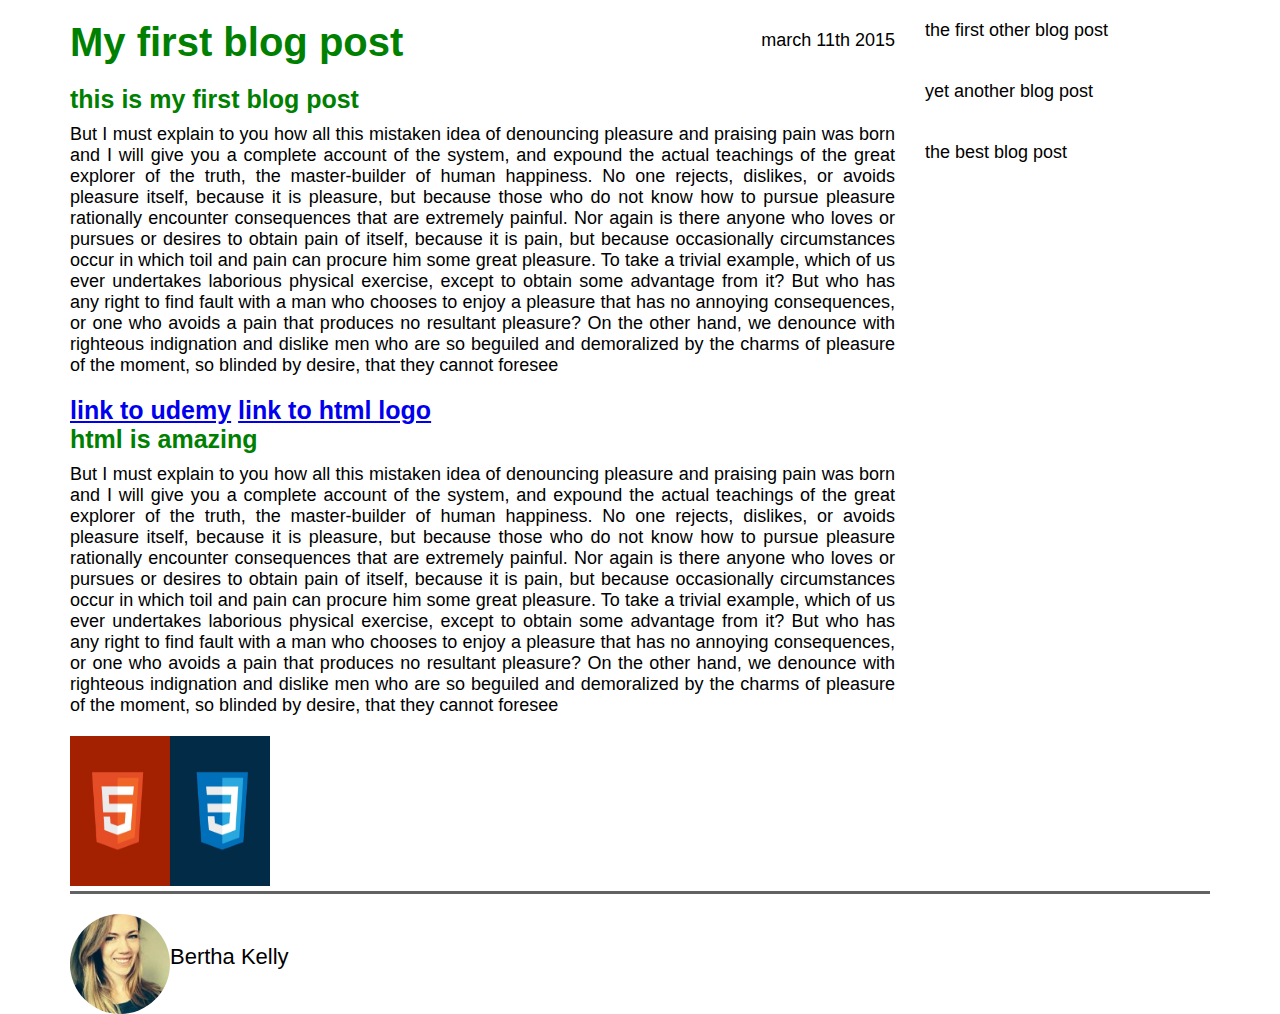
<file: Blog post/index.html>
<!DOCTYPE html>
<html lang="en">
<head>
    <meta charset="UTF-8">
    <meta name="viewport" content="width=device-width, initial-scale=1.0">
    <meta http-equiv="X-UA-Compatible" content="ie=edge">
    <link rel="stylesheet" type="text/css" href="style.css">
    <title>My first blog post</title>
    <style>
        img{
            max-width: 200px;
            max-height: 200px;
        }
    </style>
</head>
<body>
    <div class="container">
        <div class="blog-post">
            
            <h1>
                My first blog post
            </h1>  
            <p class="date">march 11th 2015</p>
            <h2>
                this is my first blog post
            </h2>
            
            
            <p class="main-text">    
                But I must explain to you how all this mistaken idea of denouncing pleasure and praising pain was born and I will give you a complete account of the system, and expound the actual teachings of the great explorer of the truth, the master-builder of human happiness. No one rejects, dislikes, or avoids pleasure itself, because it is pleasure, but because those who do not know how to pursue pleasure rationally encounter consequences that are extremely painful. Nor again is there anyone who loves or pursues or desires to obtain pain of itself, because it is pain, but because occasionally circumstances occur in which toil and pain can procure him some great pleasure. To take a trivial example, which of us ever undertakes laborious physical exercise, except to obtain some advantage from it? But who has any right to find fault with a man who chooses to enjoy a pleasure that has no annoying consequences, or one who avoids a pain that produces no resultant pleasure? On the other hand, we denounce with righteous indignation and dislike men who are so beguiled and demoralized by the charms of pleasure of the moment, so blinded by desire, that they cannot foresee 
            </p c>
            
            <h2>
                
                <a href="http://www.udemy.com" target="_blank"> link to udemy</a>
                <a href="logo.jpg" target="_blank"> link to html logo</a><br>
                html is amazing
            </h2>
            <p class="main-text">
                But I must explain to you how all this mistaken idea of denouncing pleasure and praising pain was born and I will give you a complete account of the system, and expound the actual teachings of the great explorer of the truth, the master-builder of human happiness. No one rejects, dislikes, or avoids pleasure itself, because it is pleasure, but because those who do not know how to pursue pleasure rationally encounter consequences that are extremely painful. Nor again is there anyone who loves or pursues or desires to obtain pain of itself, because it is pain, but because occasionally circumstances occur in which toil and pain can procure him some great pleasure. To take a trivial example, which of us ever undertakes laborious physical exercise, except to obtain some advantage from it? But who has any right to find fault with a man who chooses to enjoy a pleasure that has no annoying consequences, or one who avoids a pain that produces no resultant pleasure? On the other hand, we denounce with righteous indignation and dislike men who are so beguiled and demoralized by the charms of pleasure of the moment, so blinded by desire, that they cannot foresee 
            </p>
            <img src="logo.jpg"  alt="Html5 & css3 logo">
        </div>
        <div class="other-post">

            <div class="other">
                the first other blog post
            </div>

            <div class="other">
                yet another blog post
            </div>

            <div class="other">
                the best blog post 
            </div>

        </div>

        <div class="clearfix">

        </div>
        <div class="author-box">
            <img src="autor.jpg" alt="autor photo">
            <p id="author-text">Bertha Kelly</p>
        </div>
          
    </div>
</body>
</html>
</file>
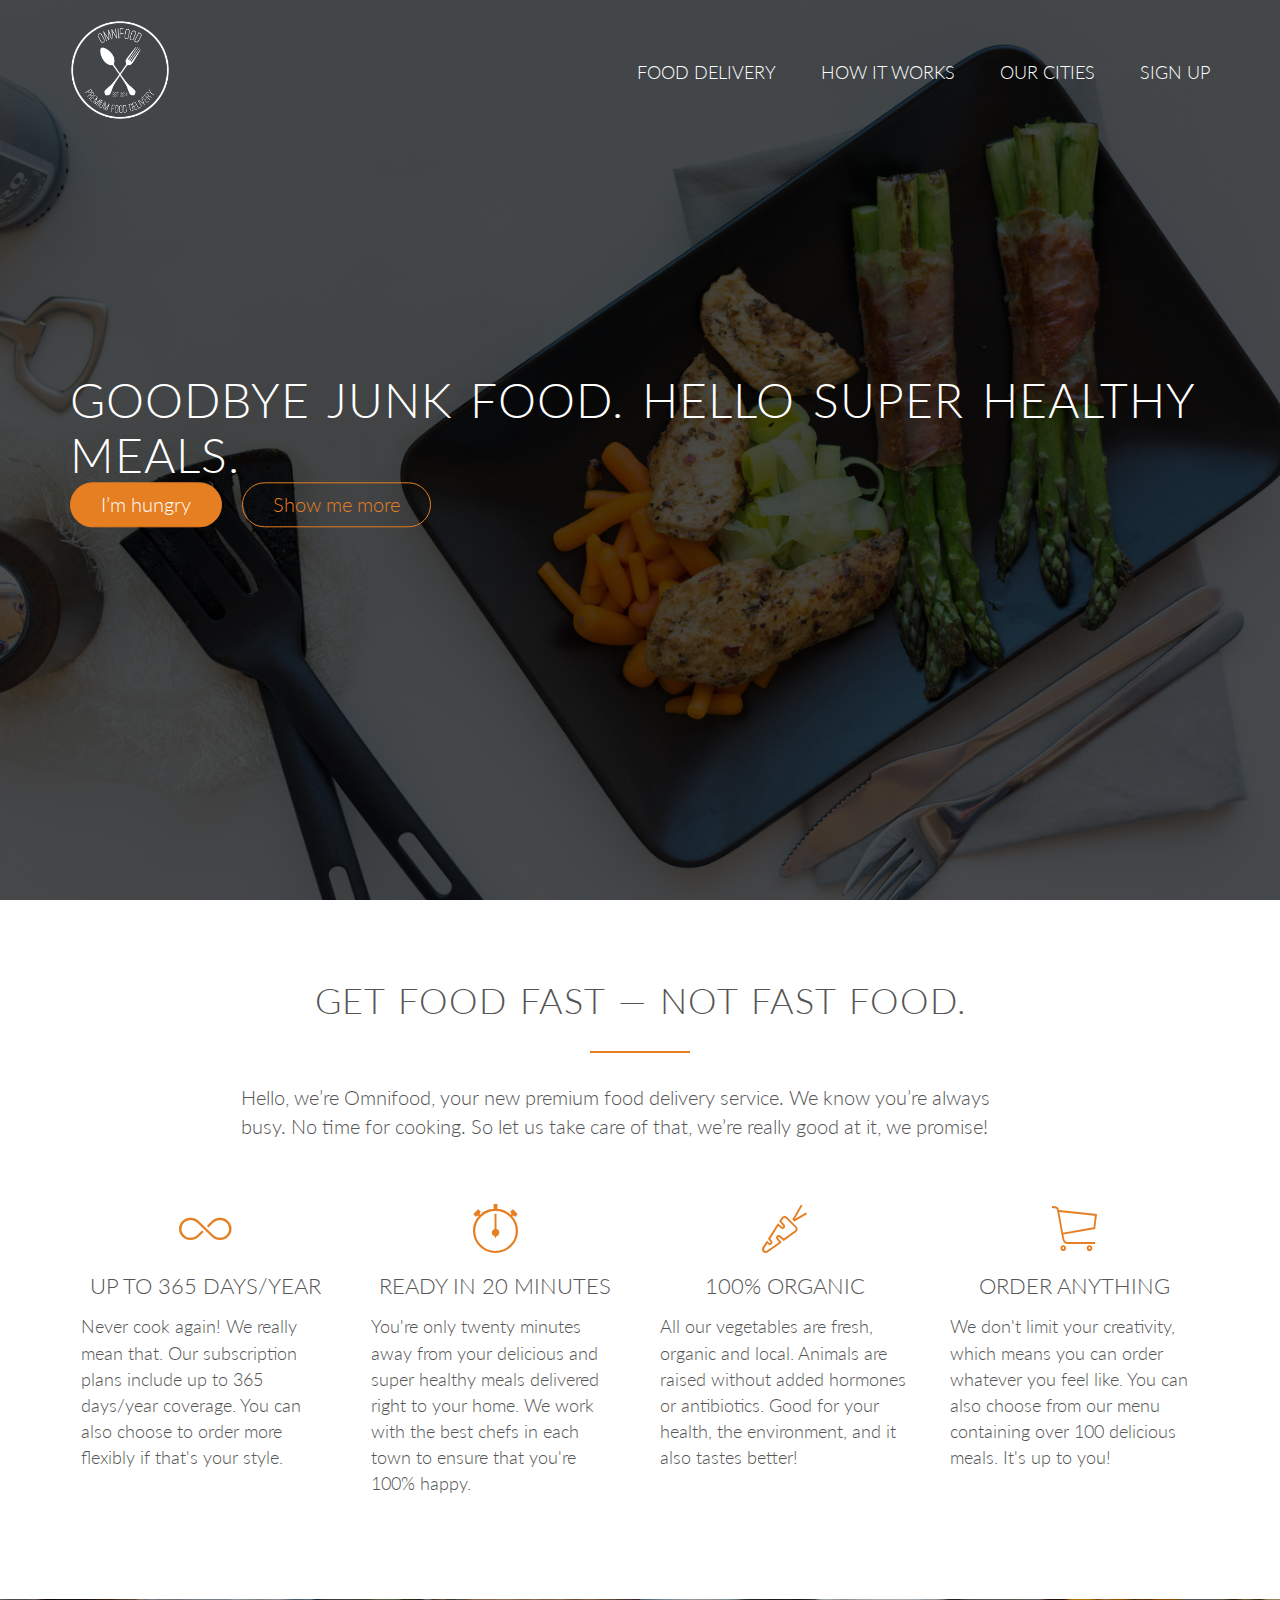
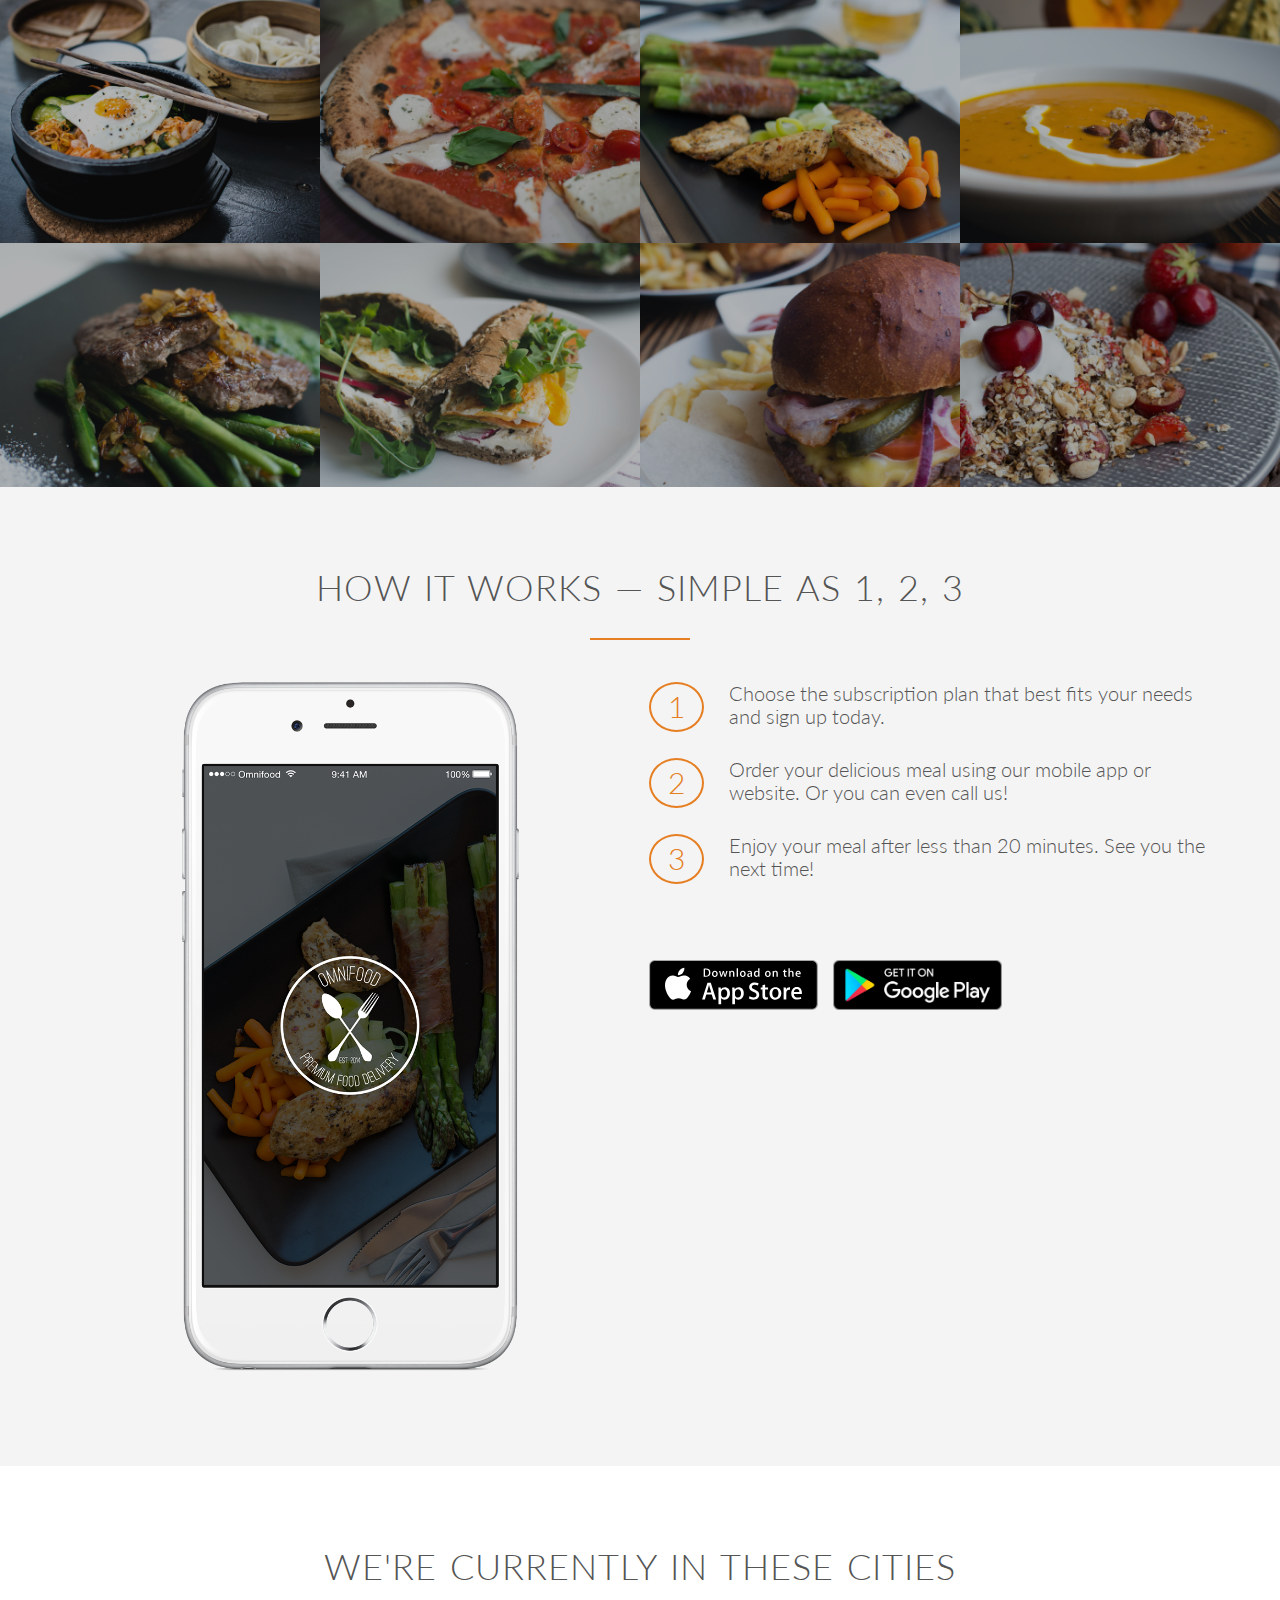
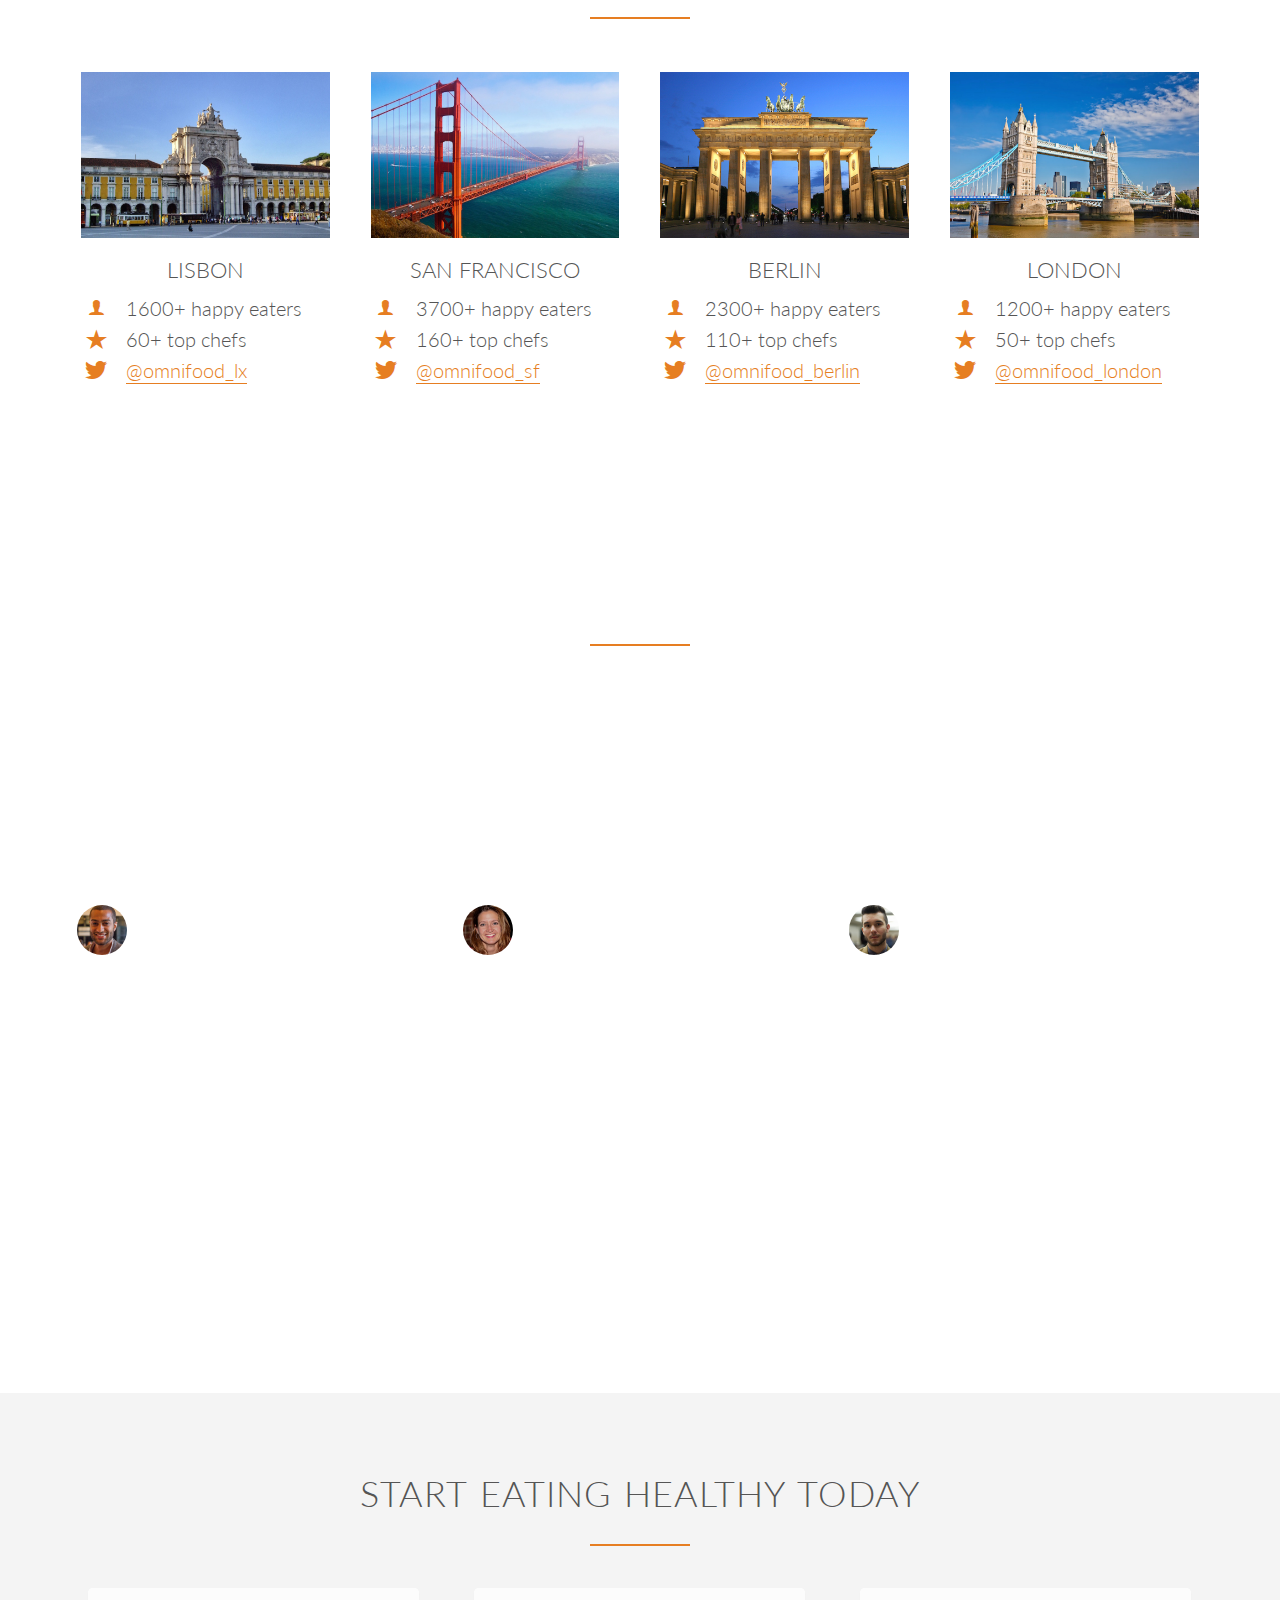
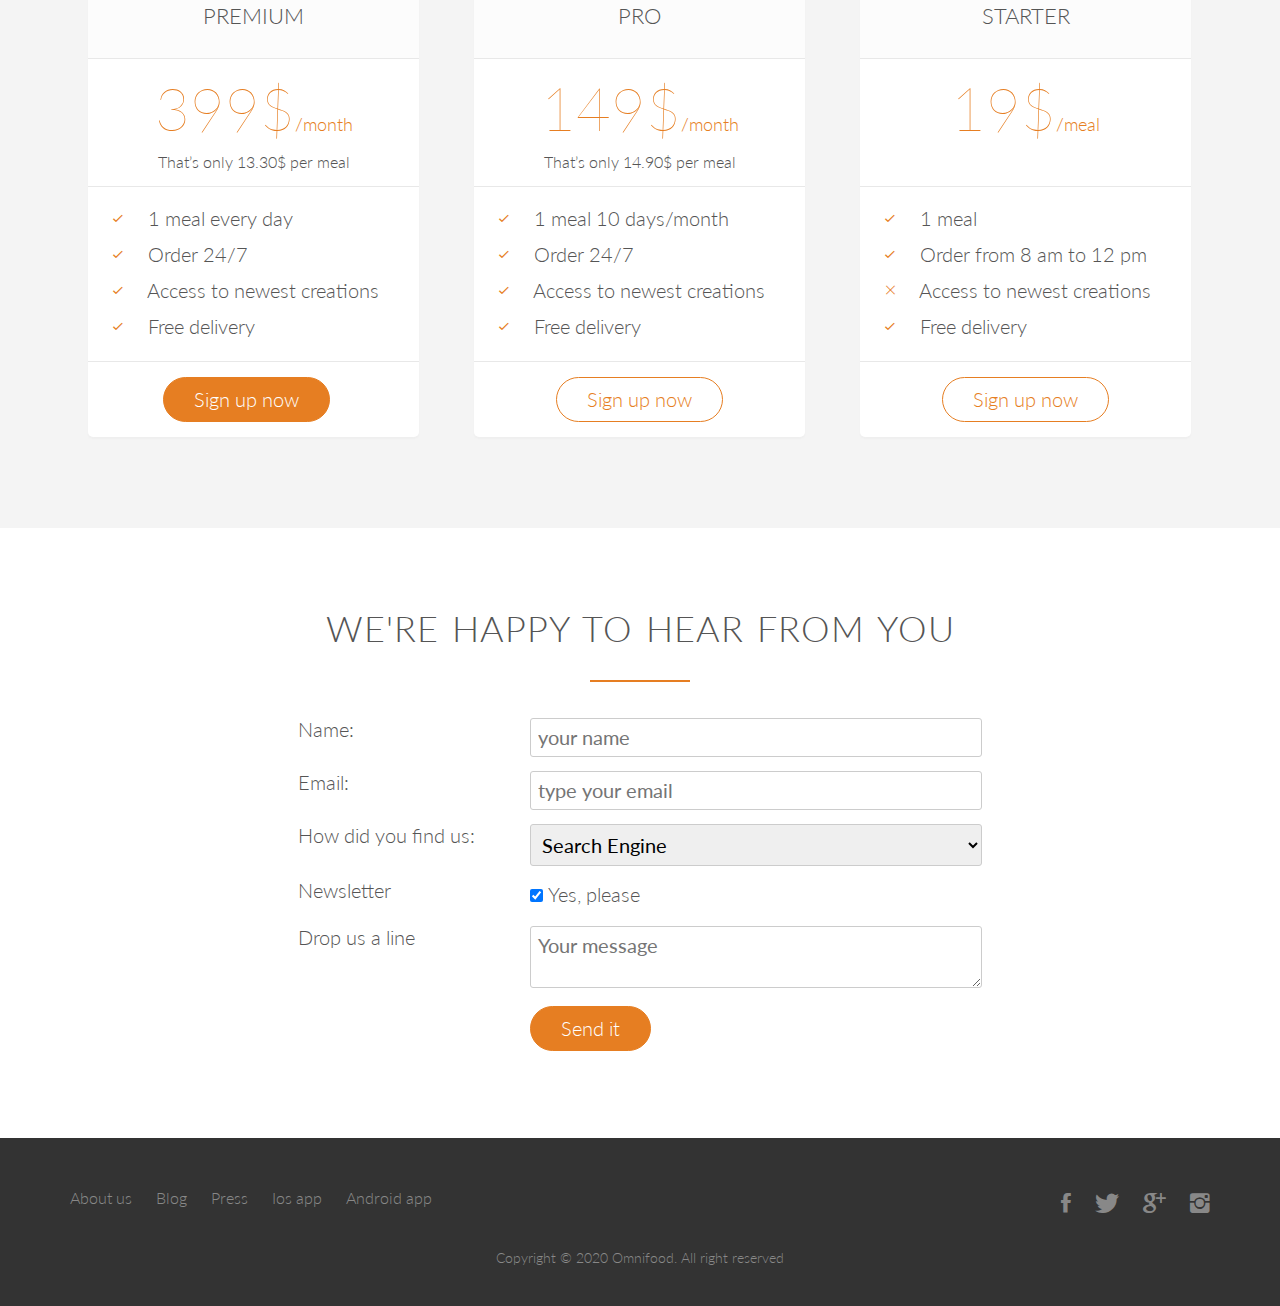
<file: Comida saludable/index.html>
<!DOCTYPE html>
<html lang="en">
<head>
    <meta charset="UTF-8">
    <meta name="viewport" content="width=device-width, initial-scale=1.0">
    <meta http-equiv="X-UA-Compatible" content="ie=edge">

    <link href="https://fonts.googleapis.com/css?family=Lato:100,300,300i,400&display=swap" rel="stylesheet">
    <link rel="stylesheet" type="text/css" href="vendors/css/normalize.css" >
    <link rel="stylesheet" type="text/css" href="resources/css/style.css" >
    <link rel="stylesheet" type="text/css" href="resources/css/querys.css" >
    <link rel="stylesheet" type="text/css" href="vendors/css/grid.css" >
    <link rel="stylesheet" type="text/css" href="vendors/css/ionicons.min.css" >


    <title>Omnifood</title>
</head>
<body>
   <header>
        <nav>
            <div class="row">
                <img src="resources/img/logo-white.png" alt="Omnifood logo" class="logo">
                <ul class="main-nav">
                    <li>
                        <a href="#features">Food delivery</a>
                    </li>
                    <li>
                        <a href="#">How it works</a>
                    </li>
                    <li>
                        <a href="#">Our cities</a>
                    </li>
                    <li>
                        <a href="#">Sign up</a>
                    </li>
                </ul>
            </div>     
        </nav>
        <div class="hero-text-box">
            <h1>Goodbye junk food. Hello super healthy meals.</h1>
            <a class="btn btn-full" href="#"> I’m hungry </a>
            <a class="btn btn-ghost" href="#"> Show me more  </a>

        </div>
   </header>

   <section id="features" class="section-features">
        <div class="row">
            <h2>
                Get food fast &mdash; not fast food.
            </h2>
            <p class="long-copy">
                Hello, we’re Omnifood, your new premium food delivery service. We know you’re always busy. No time for cooking. So let us take care of that, we’re really good at it, we promise!
            </p>
        </div>
        <div class="row">
            <div class="col span-1-of-4 box">
                <i class="ion-ios-infinite-outline icon-big"></i>
                <h3>
                    Up to 365 days/year
                </h3>
                <p>
                    Never cook again! We really mean that. Our subscription plans include up to 365 days/year coverage. You can also choose to order more flexibly if that's your style.  
                </p>
            </div>
            <div class="col span-1-of-4 box">
                <i class="ion-ios-stopwatch-outline icon-big""></i>
                <h3>
                    Ready in 20 minutes
                </h3>
                <p>
                    You're only twenty minutes away from your delicious and super healthy meals delivered right to your home. We work with the best chefs in each town to ensure that you're 100% happy.
                </p>
            </div>
            <div class="col span-1-of-4 box">
                <i class="ion-ios-nutrition-outline icon-big""></i>
                <h3>
                    100% organic
                </h3>
                <p>
                    All our vegetables are fresh, organic and local. Animals are raised without added hormones or antibiotics. Good for your health, the environment, and it also tastes better!
                </p>
            </div>
            <div class="col span-1-of-4 box">
                <i class="ion-ios-cart-outline  icon-big"></i>
                <h3>
                    Order anything
                </h3>
                <p>
                    We don't limit your creativity, which means you can order whatever you feel like. You can also choose from our menu containing over 100 delicious meals. It's up to you! 
                </p>
            </div>
        </div>
   </section>
   <section class="section-meals">
    <ul class="meals-showcase clearfix">
        <li>
            <figure class="meal-photo">
                <img src="resources/img/1.jpg" alt=" Korean bibimbap with egg and vegetables">
            </figure>
        </li>
        <li>
            <figure class="meal-photo">
                <img src="resources/img/2.jpg" alt="Simple italian pizza with cherry tomatoes">
            </figure>
        </li>
        <li>
            <figure class="meal-photo">
                <img src="resources/img/3.jpg" alt="Chicken breast steak with vegetables ">
            </figure>
        </li>
        <li>
            <figure class="meal-photo">
                <img src="resources/img/4.jpg" alt="Autumn pumpkin soup">
            </figure>
        </li>
    </ul>
    <ul class="meals-showcase clearfix ">
        <li>
            <figure class="meal-photo">
                <img src="resources/img/5.jpg" alt="Paleo beef steak with vegetables">
            </figure>
        </li>
        <li>
            <figure class="meal-photo">
                <img src="resources/img/6.jpg" alt="Healthy baguette with egg and vegetables">
            </figure>
        </li>
        <li>
            <figure class="meal-photo">
                <img src="resources/img/7.jpg" alt="Burger with cheddar and bacon">
            </figure>
        </li>
        <li>
            <figure class="meal-photo">
                <img src="resources/img/8.jpg" alt="Granola with cherries and strawberries">
            </figure>
        </li>
    </ul>
   </section>

   <section class="section-steps">
    <div class="row">
        <h2>
            How it works &mdash; Simple as 1, 2, 3
        </h2>
    </div>
    <div class="row">
        <div class="col span-1-of-2">
            <img src="resources/img/app-iPhone.png" alt="Omnifood app on iphone" class="app-screen">
        </div>
        <div class="col span-1-of-2 " >
            <div>
                <div class="works-step">
                    <div>1</div>
                    <p>
                        Choose the subscription plan that best fits your needs and sign up today.  
                    </p>
                </div>
                <div class="works-step">
                    <div>2</div>
                <p>
                    Order your delicious meal using our mobile app or website. Or you can even call us!
                </p>
                </div>
                <div class="works-step">
                    <div>3</div>
                <p>
                    Enjoy your meal after less than 20 minutes. See you the next time!
                </p>
                </div>
            </div>

            <a href="#" class="button-app"> 
                <img src="resources/img/Download-app-store.svg" alt="app store button">
                <img src="resources/img/download-app-android.png" alt="play store button">
            </a>
        </div>
    </div>
   </section>
   <section class="section-cities">
        <div class="row">
            <h2>
                We're currently in these cities
            </h2>
        </div>
        <div class="row">
            <div class="col span-1-of-4 box">
                <img src="resources/img/lisbon-3.jpg">
                <h3>Lisbon</h3>
                <div class="city-feature">
                    <i class="ion-ios-person icon-small"></i>
                    1600+ happy eaters
                </div>                
                <div class="city-feature">
                    <i class="ion-ios-star icon-small"></i>
                    60+ top chefs
                </div>                
                <div class="city-feature">
                    <i class="ion-social-twitter icon-small"></i>
                   <a href="#">@omnifood_lx</a> 
                </div>                
            </div>
            <div class="col span-1-of-4 box">
                <img src="resources/img/san-francisco.jpg">
                <h3>San Francisco</h3>
                <div class="city-feature">
                    <i class="ion-ios-person icon-small"></i>
                    3700+ happy eaters
                </div>                
                <div class="city-feature">
                    <i class="ion-ios-star icon-small"></i>
                    160+ top chefs
                </div>                
                <div class="city-feature">
                    <i class="ion-social-twitter icon-small"></i>
                    <a href="#">@omnifood_sf</a>
                </div>                
            </div>
            <div class="col span-1-of-4 box">
                <img src="resources/img/berlin.jpg">
                <h3>Berlin</h3>
                <div class="city-feature">
                    <i class="ion-ios-person icon-small"></i>
                    2300+ happy eaters
                </div>                
                <div class="city-feature">
                    <i class="ion-ios-star icon-small"></i>
                    110+ top chefs
                </div>                
                <div class="city-feature">
                    <i class="ion-social-twitter icon-small"></i>
                    <a href="#">@omnifood_berlin</a>
                </div>                
            </div>
            <div class="col span-1-of-4 box">
                <img src="resources/img/london.jpg">
                <h3>London</h3>
                <div class="city-feature">
                    <i class="ion-ios-person icon-small"></i>
                    1200+ happy eaters
                </div>                
                <div class="city-feature">
                    <i class="ion-ios-star icon-small"></i>
                    50+ top chefs
                </div>                
                <div class="city-feature">
                    <i class="ion-social-twitter icon-small"></i>
                    <a href="#">@omnifood_london</a>
                </div>                
            </div>
        </div>
   </section>
   <section class="section-testimonials">
    <div class="row">
        <h2>Our customers can't live without us</h2>
    </div>
    <div class="row">
        <div class="col span-1-of-3">
            <blockquote>
                Omnifood is just awesome! I just launched a startup which leaves me with no time for cooking, so Omnifood is a life-saver. Now that I got used to it, I couldn't live without my daily meals!                
                <cite> <img src="resources/img/customer-1.jpg" alt="customer 1"> Alberto Duncan</cite>
            </blockquote>
        </div>
        <div class="col span-1-of-3">
            <blockquote>
                Inexpensive, healthy and great-tasting meals, delivered right to my home. We have lots of food delivery here in Lisbon, but no one comes even close to Omifood. Me and my family are so in love!
                <cite> <img src="resources/img/customer-2.jpg" alt="customer 2"> Joana Silva</cite>
            </blockquote>
        </div>
        <div class="col span-1-of-3 ">
            <blockquote class="delete">
                I was looking for a quick and easy food delivery service in San Franciso. I tried a lot of them and ended up with Omnifood. Best food delivery service in the Bay Area. Keep up the great work!
                <cite> <img src="resources/img/customer-3.jpg" alt="customer 3"> Milton Chapman</cite>
            </blockquote>
        </div>
    </div>
   </section >
   <section class="section-plans">
    <div class="row">
        <h2>Start eating healthy today</h2>
    </div>
    <div class="row">
        <div class="col span-1-of-3">
            <div class="plan-box">
                <div><h3>Premium</h3></div>
                <div>
                    <p class="plan-price">399$<span>/month</span></p>
                    <p class="plan-price-meal">That’s only 13.30$ per meal</p>
                </div>
                <div>
                    <ul>
                        <li>
                            <i class="ion-ios-checkmark-empty icon-small"></i>
                            1 meal every day
                        </li>
                        <li>
                            <i class="ion-ios-checkmark-empty icon-small"></i>
                            Order 24/7
                        </li>
                        <li>
                            <i class="ion-ios-checkmark-empty icon-small"></i>
                            Access to newest creations
                        </li>
                        <li>
                            <i class="ion-ios-checkmark-empty icon-small"></i>
                            Free delivery
                        </li>
                    </ul>
                </div>
                <div>
                    <a href="#" class="btn btn-full"> Sign up now</a>
                </div>
            </div>
        </div>
        <div class="col span-1-of-3">
            <div class="plan-box">
                <div><h3>Pro</h3></div>
                <div>
                    <p class="plan-price">149$<span>/month</span> </p>
                    <p class="plan-price-meal">That’s only 14.90$ per meal</p>
                </div>
                <div>
                    <ul>
                        <li>
                            <i class="ion-ios-checkmark-empty icon-small"></i>
                            1 meal 10 days/month
                        </li>
                        <li>
                            <i class="ion-ios-checkmark-empty icon-small"></i>
                            Order 24/7
                        </li>
                        <li>
                            <i class="ion-ios-checkmark-empty icon-small"></i>
                            Access to newest creations
                        </li>
                        <li>
                            <i class="ion-ios-checkmark-empty icon-small"></i>
                            Free delivery
                        </li>
                    </ul>
                </div>
                <div>
                    <a href="#" class="btn btn-ghost"> Sign up now</a>
                </div>
            </div>
        </div>
        <div class="col span-1-of-3">
            <div class="plan-box">
                <div><h3>Starter</h3></div>
                <div>
                    <p class="plan-price">19$<span>/meal</span></p>
                    <p class="plan-price-meal">&nbsp</p>
                </div>
                <div>
                    <ul>
                        <li>
                            <i class="ion-ios-checkmark-empty icon-small"></i>
                            1 meal
                        </li>
                        <li>
                            <i class="ion-ios-checkmark-empty icon-small"></i>
                            Order from 8 am to 12 pm
                        </li>
                        <li>
                            <i class="ion-ios-close-empty icon-small"></i>
                            Access to newest creations
                        </li>
                        <li>
                            <i class="ion-ios-checkmark-empty icon-small"></i>
                            Free delivery
                        </li>
                    </ul>
                </div>
                <div>
                    <a href="#" class="btn btn-ghost"> Sign up now</a>
                </div>
            </div>
        </div>
    </div>
   </section>
   <section class="section-form">
    <div class="row">
        <h2>
            We're happy to hear from you
        </h2>
    </div>
    <div class="row">
        <form action="post" action="!#" class="contact-form">
            <div class="row">
                <div class="col span-1-of-3">
                    <label for="name">
                        Name:
                    </label>
                </div>
                <div class="col span-2-of-3">
                    <input type="text" name="name" id="name" placeholder="your name" required>
                </div>
            </div>
            <div class="row">
                <div class="col span-1-of-3">
                    <label for="email">
                        Email:
                    </label>
                </div>
                <div class="col span-2-of-3">
                    <input type="email" name="email" id="email" placeholder="type your email" required>
                </div>
            </div>
            <div class="row">
                <div class="col span-1-of-3">
                    <label for="find-us">
                        How did you find us:
                    </label>
                </div>
                <div class="col span-2-of-3">
                    <select name="find-us" id="find-us">
                        <option value="friends">
                            Friends
                        </option>
                        <option value="search" selected>
                           Search Engine
                        </option>
                        <option value="advert">
                           Advertisement
                        </option>
                        <option value="other">
                           Other
                        </option>
                    </select>
                </div>
            </div>
            <div class="row">
                <div class="col span-1-of-3">
                    <label for="news">
                        Newsletter
                    </label>
                </div>
                <div class="col span-2-of-3">
                    <input type="checkbox" name="news" id="news" checked>Yes, please 
                </div>
            </div>
            <div class="row">
                <div class="col span-1-of-3">
                    <label >
                        Drop us a line
                    </label>
                </div>
                <div class="col span-2-of-3">
                    <textarea name="message"  placeholder="Your message"></textarea>
                </div>
            </div>
            <div class="row">
                <div class="col span-1-of-3">
                    <label >
                        &nbsp;
                    </label>
                </div>
                <div class="col span-2-of-3">
                    <input type="submit" value="Send it">
                </div>
            </div>
        </form>
    </div>
   </section>
   <footer>
       <div class="row">
        <div class="col span-1-of-2">
            <ul class="footer-nav">
                <li><a href="#">About us</a></li>
                <li><a href="#">Blog</a></li>
                <li><a href="#">Press</a></li>
                <li><a href="#">Ios app</a></li>
                <li><a href="#">Android app</a></li>
            </ul>
        </div>
        <div class="col span-1-of-2">
            <ul class="social-links">
                <li><a href="#"><i class="ion-social-facebook"></i></a></li>
                <li><a href="#"><i class="ion-social-twitter"></i></a></li>
                <li><a href="#"><i class="ion-social-googleplus"></i></a></li>
                <li><a href="#"><i class="ion-social-instagram"></i></a></li>
            </ul>
        </div>        
       </div>
       <div class="row">
        <p>Copyright &copy; 2020 Omnifood. All right reserved</p>
       </div>
   </footer>
<script>https://cdnjs.cloudflare.com/ajax/libs/respond.js/1.4.2/respond.min.js</script>
<script>https://cdnjs.cloudflare.com/ajax/libs/html5shiv/3.7.3/html5shiv.min.js</script>
<script>https://cdnjs.cloudflare.com/ajax/libs/selectivizr/1.0.2/selectivizr-min.js</script>
</body>

</html>
</file>
<file: Blog post/style.css>
* {
margin: 0;
padding: 0;
box-sizing: border-box;
}

.clearfix:after{
    content: "";
    display: table;
    clear: both;
}

body{
    font-size: 18px;
    font-family:Helvetica, Arial ;

}

h1, h2{ 
    color:#008000;
}

h1{    
    font-size: 40px;
    margin-bottom: 20px;    
}

h2{    
    font-size: 25px;    
    margin-bottom: 10px;
}

p{    
    text-align: justify;
    margin-bottom: 20px;    
}

.main-text{
    text-align: justify;    

}

#author-text{
    font-size: 22px;   
    margin-top: 30px;
    margin-left: 50px;
}

.container{
    width: 1140px;   
    margin: 20px auto 0 auto;
}
.blog-post{    
    width: 75%;
    float: left;
    padding-right: 30px;
    position: relative;
}
.other-post{        
    width: 25%;
    float: left;
}
.author-box{
    padding-top: 20px;
    border-top: solid #626262;

}

.other{
    margin-bottom: 40px;
}

.author-box img{
    height: 100px;
    width: 100px;
    border-radius: 70%;
    float: left;
}

.blog-post img{
    height: 150px;
    width: auto;
}
.date{
position: absolute;
top: 10px;
right: 30px;
}
</file>
<file: Comida saludable/resources/css/style.css>
/*orange color #e67e22*/

/* Se esblecem los margenes y el padding de toda la pagina en cero y se aplica el bos-sizing*/
/*------------------------------*/
/*BASIC SETUP*/
/*------------------------------*/
*{
    margin: 0;
    padding: 0;
    box-sizing: border-box;
}
/* se coloca el color de fondo blanco, el color de letra gris, el estilo de letra lato, el tamaño de letra de 20px, el espesor de la letra en 300, y se optimiza la renderizacion del texto todo esto en toda la pagina web*/
html,body{
    background-color: #fff;
    color: #555;
    font-family: 'Lato',Arial,sans-serif;
    font-size: 20px;
    font-weight: 300;
    text-rendering: optimizeLegibility;
    overflow-x: hidden;
}
/*------------------------------*/
/*REUSABLE COMPONENTS*/
/*------------------------------*/
/*titulo sin margenes, color de lentra blanco, tamaño de letra 20px*240 */


.clearfix{zoom:1}
.clearfix:after{
    content: '';
    clear: both;
    display: block;
    height: 0;
    visibility: hidden;
}
/*Section*/
section{
padding: 80px 0;
}


/*--------HEADINGS----------*/
h1,h2,h3{

font-weight: 300;
text-transform: uppercase;
}

h1{
    margin: 0;
    color: #fff;
    font-size: 240%;
    word-spacing: 4px;
    letter-spacing: 1px;
}

h2{    
font-size: 180%;
word-spacing: 2px;
text-align: center;
margin-bottom: 30px;
letter-spacing: 1px;
}

h2::after{
    display: block;
    height: 2px;
    background-color:#e67e22 ;
    content: " ";
    width: 100px;
    margin: 0 auto;
    margin-top: 30px;
}

h3{
    font-size: 110%;
    margin-bottom: 15px;
    text-align: center;
}

/*----PARAGRAPH-----*/
.icon-big{
    font-size: 300%;
    display: block;
    color: #e67e22;
    margin-bottom: 10px;
    text-align: center;
}

.box{
    padding: 1%;
}

.box p{
    font-size: 90%;
    line-height: 145%;
}
/*el ancho maximo es de 1140px, para el margen arriba y abajo es * y derecha e izquierda son automaticos*/
.row{
    max-width: 1140px;
    margin: 0 auto;
}

/*----PARAGRAPH-----*/
.long-copy{
    line-height: 145%;
    width: 70%;
    margin-left: 15%;
    margin-bottom: 30px ;
}

/*----LINKS-----*/

a:link,
a:active{
    color:#e67e22;
    text-decoration: none;
    border-bottom: 1px solid #e67e22;
    padding-bottom: 1px;
    -webkit-transition: border-bottom 0.2s, color 0.2s;
    transition: border-bottom 0.2s, color 0.2s;
}

a:hover,
a:visited{
    color: #555;
    border-bottom: 1px solid transparent;
}
/*----BUTTONS-----*/
 .btn:link, .btn:visited ,input[type=submit]{
    display: inline-block;
    padding: 10px 30px;
    font-weight: 300;
    text-decoration: none;    
    border-radius: 200px;
    -webkit-transition: background-color 0.3s,border 0.3s, color 0.3s;
    transition: background-color 0.3s,border 0.3s, color 0.3s;    
}

.btn:hover,.btn:active,input[type=submit]:hover,input[type=submit]:active{
    background-color: #cf6d17;
}

.btn-full:link,.btn-full:visited,input[type=submit]{
    background-color: #e67e22;
    border: 1px solid #e67e22;
    color: #fff;
    margin-right: 15px;
}   

.btn-ghost:link,.btn-ghost:visited{
border: 1px solid #e67e22;
color: #e67e22 ;
}

.btn-full:hover,.btn-full:active ,
input[type=submit]:hover,
input[type=submit]:active{
    background-color: #cf6d17;
    border: 1px solid #cf6d17;
    color: #fff;
}   

.btn-ghost:hover,.btn-ghost:active{
border: 1px solid #cf6d17;
color: #fff ;
}

/*------------------------------*/
/*HEADER*/
/*------------------------------*/
/* Se coloca la imagen hero, se le coloca una gradiente lineal para que se haga un poco oscura, se cubre todo el container con la imagen, la posicion de fondo es centrada y la altura del viewport es toda*/
header{
    background-image:-webkit-gradient(linear,left top, left bottom,from(rgba(0, 0, 0, 0.7)),to(rgba(0, 0, 0, 0.7))) , url(img/hero.jpg);
    background-image:linear-gradient(rgba(0, 0, 0, 0.7),rgba(0, 0, 0, 0.7)) , url(img/hero.jpg);
    background-size: cover;
    background-position: center;
    background-attachment: fixed;
    height: 100vh;
}

.hero-text-box{
    position: absolute;
    width: 1140px;
    top: 50%;
    left: 50%;
    -webkit-transform: translate(-50%,-50%);
            transform: translate(-50%,-50%);
}

.logo{
    height: 100px;
    width: auto;
    float: left;
    margin-top: 20px;
}

.main-nav{
    float: right;
    list-style: none;
    margin-top: 60px;
}

.main-nav li{
    display: inline-block;
    margin-left: 40px;
}

.main-nav li a:link, .main-nav li a:visited{
    padding: 8px 0;
    color:#fff;
    text-decoration: none;
    text-transform: uppercase;
    font-size: 90%;
    border-bottom: 2px transparent;
    -webkit-transition: border-bottom 0.15s;
    transition: border-bottom 0.15s;
}

.main-nav li a:hover, .main-nav li a:active{
    border-bottom: 2px solid #e67e22;
}

/*------------------------------*/
/*FEATURES*/
/*------------------------------*/

.section-features .long-copy{
    margin-bottom: 30px;
}
/*------------------------------*/
/*MEALS*/
/*------------------------------*/

.section-meals{
padding: 0;
}

.meals-showcase{
    list-style: none;
    width: 100%;
}

.meals-showcase li{
    display: block;
    float: left;
    width: 25%;

}

.meal-photo{
    width: 100%;
    margin: 0;
    overflow: hidden;
    background-color: black;
}

.meal-photo img{
    opacity: 0.7;
    width: 100%;
    height: auto;
    -webkit-transform: scale(1.15);
            transform: scale(1.15);
    -webkit-transition: opacity 0.5s,-webkit-transform 0.5s;
    transition: opacity 0.5s,-webkit-transform 0.5s;
    transition: transform 0.5s,opacity 0.5s;
    transition: transform 0.5s,opacity 0.5s,-webkit-transform 0.5s;
}

.meal-photo img:hover{
    -webkit-transform: scale(1);
            transform: scale(1);
    opacity: 1;
}
/*------------------------------*/
/*HOW IT WORKS*/
/*------------------------------*/

.section-steps{
    background-color: #f4f4f4;
}

.steps-box:first-child{
    text-align: right;
    padding-right: 3%;
    margin-top: 30px;
}

.steps-box:last-child{
    padding-left: 3%;
    margin-top: 70px;    
}

.app-screen{
    margin-left: 20%;
    width: 60%;
    margin-top: 0;
}

.works-step div {
    color:#e67e22 ;
    border: 2px solid #e67e22;
    display: inline-block;
    border-radius: 50%;
    height: 50px;
    width: 55px;
    text-align: center;
    padding: 5px;
    float:left;
    font-size: 150%;
    margin-right: 25px;
}

.works-step{
    margin-bottom: 30px;
}

.button-app img{
    height: 50px;
    width: auto;
    margin-right: 10px;
}
.button-app:link,
.button-app:visited{
    border: 0;
}
.works-step:last-of-type{
    margin-bottom: 80px;
}
/*------------------------------*/
/*CITIES*/
/*------------------------------*/

.box img{
    width: 100%;
    height: auto;
    margin-bottom: 15px;
}

.city-feature{
    margin-bottom: 5px;
}
.icon-small{
    display: inline-block;
    width: 30px;
    text-align: center;
    color: #e67e22;
    font-size: 120%;
    margin-right: 10px;
    /* secrets for align */
    line-height: 120%;
    vertical-align: middle;
    margin-top: -5px;

}

/*------------------------------*/
/*TESTIMONIALS*/
/*------------------------------*/

.section-testimonials{
    background-image: -webkit-gradient(linear,left top, left bottom,from(rgba(0,0,0,0.8)),to(rgba(0,0,0,0.8))), url(img/back-customers.jpg);
    background-image: linear-gradient(rgba(0,0,0,0.8),rgba(0,0,0,0.8)), url(img/back-customers.jpg);
    background-size: cover;
    background-position: center;
    background-attachment: fixed;
    height: 100vh;
    color: #fff;
    
}

blockquote{
    padding: 2%;    
    line-height: 145%;    
    font-style: italic;
    position: relative;
    margin-top: 40px;

}
blockquote::before{
content: "\201C";
font-size: 500%;
display: block;
position: absolute;
top:0;
left: -3;
}

cite{
    font-size: 90%;
    margin-top: 25px;
    display: block;    
    }

cite img{
    height: 50px;
    border-radius: 50%;
    margin-right: 10px;
    vertical-align: middle;
}

/*------------------------------*/
/*PLANS */
/*------------------------------*/

.section-plans{
    background-color: #f4f4f4;
}

.plan-box{
    background-color: #fff;
    border-radius: 5px;
    width: 90%;
    margin-left: 5%;
    box-shadow: 0 2px 2px #efefef ;
}

.plan-box div{
    padding: 15px;
    border-bottom: 1px solid #e8e8e8;
}

.plan-price{
    font-size: 300%;
    font-weight: 100;
    margin-bottom: 10px;
    color: #e67e22;
    text-align: center;
}
.plan-price span{
    font-size: 30%;
    font-weight: 300;
}

.plan-price-meal{
    font-size: 80%;
    text-align: center;
}

.plan-box ul{
    list-style: none;
}

.plan-box ul li{
    padding:  5px 0;
    text-align: left;
}

.plan-box div:last-child{
    text-align: center;
    border: none;
}

.plan-box div:first-child{
    background-color: #fcfcfc;
    border-top-left-radius:5px ;
    border-top-right-radius:5px ;
}
/*------------------------------*/
/*CONTACT US */
/*------------------------------*/

.contact-form{
    width: 60%;
    margin: 0 auto;
}

input[type=text],
input[type=email],
select,
textarea{
    width: 100%;
    padding: 7px;
    border-radius: 3px;
    border: 1px solid #ccc;
}

.textarea{
    height: 100px;
}
input[type=checkbox]{
    margin: 10px 5px 10px 0px;

}

*:focus{
    outline: none;
}

/*------------------------------*/
/*FOOTER */
/*------------------------------*/

footer{
    background-color: #333;
    padding: 40px;
    font-size: 80%;
}

.footer-nav{
    list-style: none;
    float: left;
}

.social-links{
    list-style: none;
    float: right;
}

.footer-nav li,
.social-links li{
    display: inline;
    margin-right: 20px;
}

.social-links li:last-child,
.footer-nav li:last-child
{
    margin-right: 0;
}

.footer-nav li a:link,
.footer-nav li a:visited,
.social-links li a:link,
.social-links li a:visited
{
text-decoration:none;
border:0;
color:#888;
}

.footer-nav li a:hover,
.footer-nav li a:active {
    color:#ddd;
}

.social-links li a:link,
.social-links li a:visited{
    font-size: 160%;
}
.ion-social-facebook,
.ion-social-twitter,
.ion-social-googleplus,
.ion-social-instagram{
    -webkit-transition: color  0.2s;
    transition: color  0.2s; 
}

.ion-social-facebook:hover{
    color: #3b5998;
}
.ion-social-twitter:hover{
    color: #00aced;
}
.ion-social-googleplus:hover{
    color: #dd4b39;
}
.ion-social-instagram:hover{
    color: #517fa4;
}

footer p{
    color:#888;
    text-align: center;
    font-size: 90%;
    margin-top: 20px;
}
</file>
<file: Comida saludable/resources/css/querys.css>
/* for small phones from 0 to 480px*/
@media only screen and (max-width: 480px){
section{
    padding: 25px 0px;    
}
.button-app img{
    margin-left: 25%;
}

.contact-form{
    width:100% ;
}

.section-testimonials{
    margin: 0;
    padding: 0;
}

.delete{
display: none;
}

}

/* small phones to small tables from 481px to 767px*/
@media only screen and (max-width: 767px){
    body{
        font-size: 16px;
    }
    section{padding: 30px 0px;}

    .row,
    .hero-text-box{
        padding: 0% 4%;
    }
    .plan-box{
        margin: 0% 0% 4% 0%;
    }
    .col{
        width: 100%;
        
    }

    .main-nav{
        display: none;
    }

    .long-copy{   
        width: 100%;
        margin-left: 0%;
    }
    h1{font-size: 180%;}
    h2{font-size: 150%;}

    .step-box:first-child{
        text-align: center;
    }
    .app-screen{
        width: 40%;
    }
    .works-step div {   
    height: 50px;
    width: 55px;   
    margin-right: 15px;     
    padding: 4px;
    font-size: 120%;
    }
    
    .works-steps{margin-bottom: 20px;}
    .works-step:last-of-type{margin-bottom: 20px;}
}


/*  small tables to big tablet from 768px to 1023px*/
@media only screen and (max-width: 1023px){
    body{
        font-size: 18px;
    }
    section{
        padding: 60px 0;
    }
    .long-copy{   
        width: 80%;
        margin-left: 10%;
    }
    .steps-box{
        margin-top: 10px;
    }
    .works-steps{
        margin-bottom: 40px;
    }
    .works-step:last-of-type{
        margin-bottom: 60px;
    }
    .app-screen{
        width: 50%;
    }
    .icon-small{
        width: 17px;
        margin-right: 5px;
    }
    .city-features{
        font-size: 90%;
    }
    .plan-box{
        width: 100%;
        margin-left: 0%;
    }

    .plan-price{
        font-size: 250%;
    }
    .contact-form{
        width: 80%;
    }
}

/*   big tablet to to 1200px from 768px to 1023px*/
@media only screen and (max-width: 1200px){
    .hero-text-box{
        width: 100%;
        padding: 0 2%;
    }

    .row{
        padding: 0 2%;
    }
}
</file>
<file: Comida saludable/vendors/css/grid.css>
/*  SECTIONS  ============================================================================= */

.section {
	clear: both;
	padding: 0px;
	margin: 0px;
}

/*  GROUPING  ============================================================================= */

.row {
    zoom: 1; /* For IE 6/7 (trigger hasLayout) */
}

.row:before,
.row:after {
    content:"";
    display:table;
}
.row:after {
    clear:both;
}

/*  GRID COLUMN SETUP   ==================================================================== */

.col {
	display: block;
	float:left;
	margin: 1% 0 1% 1.6%;
}

.col:first-child { margin-left: 0; } /* all browsers except IE6 and lower */


/*  REMOVE MARGINS AS ALL GO FULL WIDTH AT 480 PIXELS */

@media only screen and (max-width: 480px) {
	.col { 
		/*margin: 1% 0 1% 0%;*/
        margin: 0;
	}
}


/*  GRID OF TWO   ============================================================================= */


.span-2-of-2 {
	width: 100%;
}

.span-1-of-2 {
	width: 49.2%;
}

/*  GO FULL WIDTH AT LESS THAN 480 PIXELS */

@media only screen and (max-width: 480px) {
	.span-2-of-2 {
		width: 100%; 
	}
	.span-1-of-2 {
		width: 100%; 
	}
}


/*  GRID OF THREE   ============================================================================= */

	
.span-3-of-3 {
	width: 100%; 
}

.span-2-of-3 {
	width: 66.13%; 
}

.span-1-of-3 {
	width: 32.26%; 
}


/*  GO FULL WIDTH AT LESS THAN 480 PIXELS */

@media only screen and (max-width: 480px) {
	.span-3-of-3 {
		width: 100%; 
	}
	.span-2-of-3 {
		width: 100%; 
	}
	.span-1-of-3 {
		width: 100%;
	}
}

/*  GRID OF FOUR   ============================================================================= */

	
.span-4-of-4 {
	width: 100%; 
}

.span-3-of-4 {
	width: 74.6%; 
}

.span-2-of-4 {
	width: 49.2%; 
}

.span-1-of-4 {
	width: 23.8%; 
}


/*  GO FULL WIDTH AT LESS THAN 480 PIXELS */

@media only screen and (max-width: 480px) {
	.span-4-of-4 {
		width: 100%; 
	}
	.span-3-of-4 {
		width: 100%; 
	}
	.span-2-of-4 {
		width: 100%; 
	}
	.span-1-of-4 {
		width: 100%; 
	}
}


/*  GRID OF FIVE   ============================================================================= */

	
.span-5-of-5 {
	width: 100%;
}

.span-4-of-5 {
  	width: 79.68%; 
}

.span-3-of-5 {
  	width: 59.36%; 
}

.span-2-of-5 {
  	width: 39.04%;
}

.span-1-of-5 {
  	width: 18.72%;
}


/*  GO FULL WIDTH AT LESS THAN 480 PIXELS */

@media only screen and (max-width: 480px) {
	.span-5-of-5 {
		width: 100%; 
	}
	.span-4-of-5 {
		width: 100%; 
	}
	.span-3-of-5 {
		width: 100%; 
	}
	.span-2-of-5 {
		width: 100%; 
	}
	.span-1-of-5 {
		width: 100%; 
	}
}


/*  GRID OF SIX   ============================================================================= */


.span-6-of-6 {
	width: 100%;
}

.span-5-of-6 {
  	width: 83.06%;
}

.span-4-of-6 {
  	width: 66.13%;
}

.span-3-of-6 {
  	width: 49.2%;
}

.span-2-of-6 {
  	width: 32.26%;
}

.span-1-of-6 {
  	width: 15.33%;
}


/*  GO FULL WIDTH AT LESS THAN 480 PIXELS */

@media only screen and (max-width: 480px) {
	.span-6-of-6 {
		width: 100%; 
	}
	.span-5-of-6 {
		width: 100%; 
	}
	.span-4-of-6 {
		width: 100%; 
	}
	.span-3-of-6 {
		width: 100%; 
	}
	.span-2-of-6 {
		width: 100%; 
	}
	.span-1-of-6 {
		width: 100%; 
	}
}



/*  GRID OF SEVEN   ============================================================================= */


.span-7-of-7 {
	width: 100%;
}

.span-6-of-7 {
	width: 85.48%;
}

.span-5-of-7 {
  	width: 70.97%;
}

.span-4-of-7 {
  	width: 56.45%;
}

.span-3-of-7 {
  	width: 41.94%;
}

.span-2-of-7 {
  	width: 27.42%;
}

.span-1-of-7 {
  	width: 12.91%;
}


/*  GO FULL WIDTH AT LESS THAN 480 PIXELS */

@media only screen and (max-width: 480px) {
	.span-7-of-7 {
		width: 100%; 
	}
	.span-6-of-7 {
		width: 100%; 
	}
	.span-5-of-7 {
		width: 100%; 
	}
	.span-4-of-7 {
		width: 100%; 
	}
	.span-3-of-7 {
		width: 100%; 
	}
	.span-2-of-7 {
		width: 100%; 
	}
	.span-1-of-7 {
		width: 100%; 
	}
}


/*  GRID OF EIGHT   ============================================================================= */

	
.span-8-of-8 {
	width: 100%;
}

.span-7-of-8 {
	width: 87.3%; 
}

.span-6-of-8 {
	width: 74.6%; 
}

.span-5-of-8 {
	width: 61.9%; 
}

.span-4-of-8 {
	width: 49.2%; 
}

.span-3-of-8 {
	width: 36.5%;
}

.span-2-of-8 {
	width: 23.8%; 
}

.span-1-of-8 {
	width: 11.1%; 
}


/*  GO FULL WIDTH AT LESS THAN 480 PIXELS */

@media only screen and (max-width: 480px) {
	.span-8-of-8 {
		width: 100%; 
	}
	.span-7-of-8 {
		width: 100%; 
	}
	.span-6-of-8 {
		width: 100%; 
	}
	.span-5-of-8 {
		width: 100%; 
	}
	.span-4-of-8 {
		width: 100%; 
	}
	.span-3-of-8 {
		width: 100%; 
	}
	.span-2-of-8 {
		width: 100%; 
	}
	.span-1-of-8 {
		width: 100%; 
	}
}


/*  GRID OF NINE   ============================================================================= */


.span-9-of-9 {
	width: 100%;
}

.span-8-of-9 {
	width: 88.71%;
}

.span-7-of-9 {
	width: 77.42%; 
}

.span-6-of-9 {
	width: 66.13%; 
}

.span-5-of-9 {
	width: 54.84%; 
}

.span-4-of-9 {
	width: 43.55%; 
}

.span-3-of-9 {
	width: 32.26%;
}

.span-2-of-9 {
	width: 20.97%; 
}

.span-1-of-9 {
	width: 9.68%; 
}


/*  GO FULL WIDTH AT LESS THAN 480 PIXELS */

@media only screen and (max-width: 480px) {
	.span-9-of-9 {
		width: 100%; 
	}
	.span-8-of-9 {
		width: 100%; 
	}
	.span-7-of-9 {
		width: 100%; 
	}
	.span-6-of-9 {
		width: 100%; 
	}
	.span-5-of-9 {
		width: 100%; 
	}
	.span-4-of-9 {
		width: 100%; 
	}
	.span-3-of-9 {
		width: 100%; 
	}
	.span-2-of-9 {
		width: 100%; 
	}
	.span-1-of-9 {
		width: 100%; 
	}
}


/*  GRID OF TEN   ============================================================================= */


.span-10-of-10 {
	width: 100%;
}

.span-9-of-10 {
	width: 89.84%;
}

.span-8-of-10 {
	width: 79.68%;
}

.span-7-of-10 {
	width: 69.52%; 
}

.span-6-of-10 {
	width: 59.36%; 
}

.span-5-of-10 {
	width: 49.2%; 
}

.span-4-of-10 {
	width: 39.04%; 
}

.span-3-of-10 {
	width: 28.88%;
}

.span-2-of-10 {
	width: 18.72%; 
}

.span-1-of-10 {
	width: 8.56%; 
}


/*  GO FULL WIDTH AT LESS THAN 480 PIXELS */

@media only screen and (max-width: 480px) {
	.span-10-of-10 {
		width: 100%; 
	}
	.span-9-of-10 {
		width: 100%; 
	}
	.span-8-of-10 {
		width: 100%; 
	}
	.span-7-of-10 {
		width: 100%; 
	}
	.span-6-of-10 {
		width: 100%; 
	}
	.span-5-of-10 {
		width: 100%; 
	}
	.span-4-of-10 {
		width: 100%; 
	}
	.span-3-of-10 {
		width: 100%; 
	}
	.span-2-of-10 {
		width: 100%; 
	}
	.span-1-of-10 {
		width: 100%; 
	}
}


/*  GRID OF ELEVEN   ============================================================================= */

.span-11-of-11 {
	width: 100%;
}

.span-10-of-11 {
	width: 90.76%;
}

.span-9-of-11 {
	width: 81.52%;
}

.span-8-of-11 {
	width: 72.29%;
}

.span-7-of-11 {
	width: 63.05%; 
}

.span-6-of-11 {
	width: 53.81%; 
}

.span-5-of-11 {
	width: 44.58%; 
}

.span-4-of-11 {
	width: 35.34%; 
}

.span-3-of-11 {
	width: 26.1%;
}

.span-2-of-11 {
	width: 16.87%; 
}

.span-1-of-11 {
	width: 7.63%; 
}


/*  GO FULL WIDTH AT LESS THAN 480 PIXELS */

@media only screen and (max-width: 480px) {
	.span-11-of-11 {
		width: 100%; 
	}
	.span-10-of-11 {
		width: 100%; 
	}
	.span-9-of-11 {
		width: 100%; 
	}
	.span-8-of-11 {
		width: 100%; 
	}
	.span-7-of-11 {
		width: 100%; 
	}
	.span-6-of-11 {
		width: 100%; 
	}
	.span-5-of-11 {
		width: 100%; 
	}
	.span-4-of-11 {
		width: 100%; 
	}
	.span-3-of-11 {
		width: 100%; 
	}
	.span-2-of-11 {
		width: 100%; 
	}
	.span-1-of-11 {
		width: 100%; 
	}
}


/*  GRID OF TWELVE   ============================================================================= */

.span-12-of-12 {
	width: 100%;
}

.span-11-of-12 {
	width: 91.53%;
}

.span-10-of-12 {
	width: 83.06%;
}

.span-9-of-12 {
	width: 74.6%;
}

.span-8-of-12 {
	width: 66.13%;
}

.span-7-of-12 {
	width: 57.66%; 
}

.span-6-of-12 {
	width: 49.2%; 
}

.span-5-of-12 {
	width: 40.73%; 
}

.span-4-of-12 {
	width: 32.26%; 
}

.span-3-of-12 {
	width: 23.8%;
}

.span-2-of-12 {
	width: 15.33%; 
}

.span-1-of-12 {
	width: 6.86%; 
}


/*  GO FULL WIDTH AT LESS THAN 480 PIXELS */

@media only screen and (max-width: 480px) {
	.span-12-of-12 {
		width: 100%; 
	}
	.span-11-of-12 {
		width: 100%; 
	}
	.span-10-of-12 {
		width: 100%; 
	}
	.span-9-of-12 {
		width: 100%; 
	}
	.span-8-of-12 {
		width: 100%; 
	}
	.span-7-of-12 {
		width: 100%; 
	}
	.span-6-of-12 {
		width: 100%; 
	}
	.span-5-of-12 {
		width: 100%; 
	}
	.span-4-of-12 {
		width: 100%; 
	}
	.span-3-of-12 {
		width: 100%; 
	}
	.span-2-of-12 {
		width: 100%; 
	}
	.span-1-of-12 {
		width: 100%; 
	}
}
</file>
